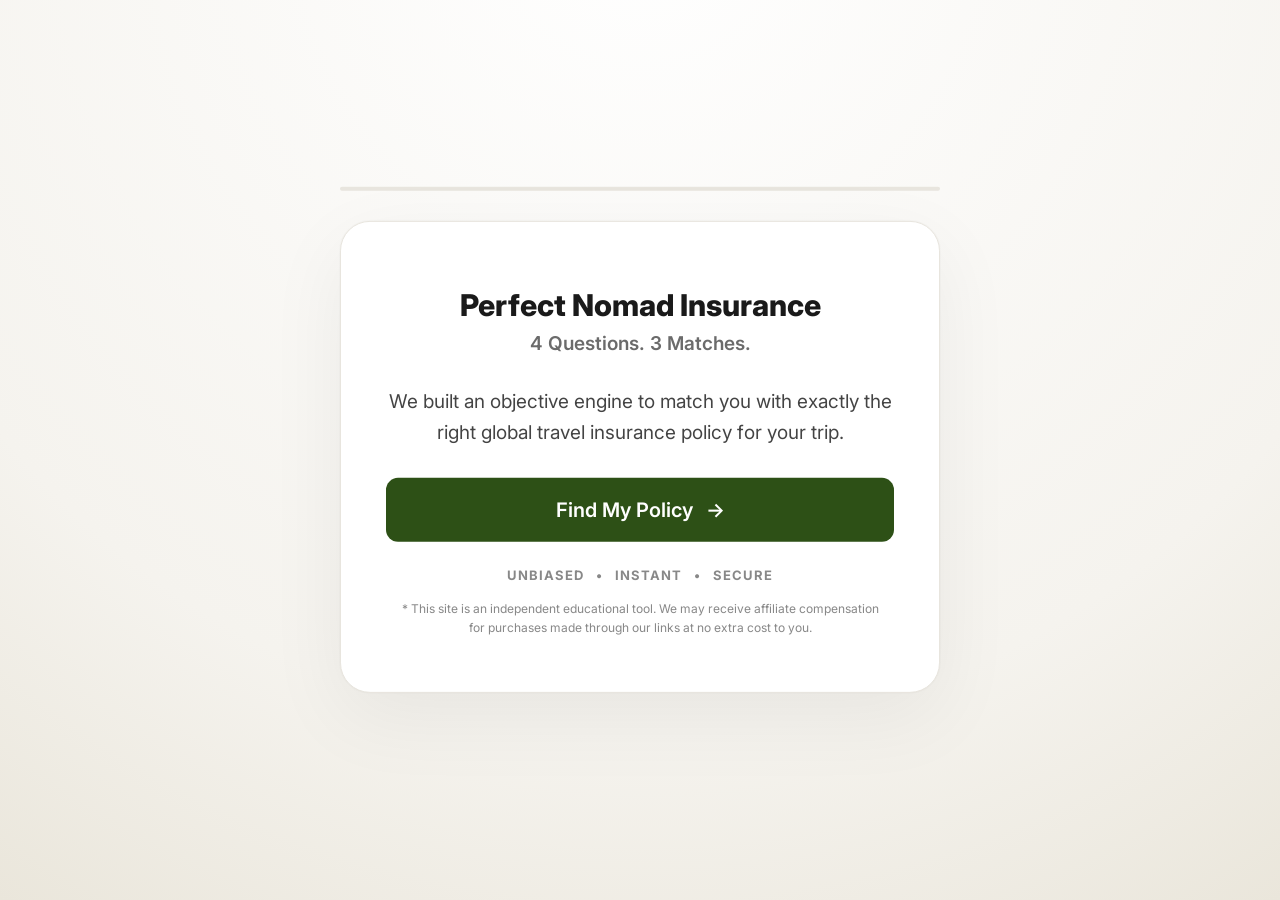
<file: index.html>
<!DOCTYPE html>
<html lang="en" dir="ltr">
<head>
    <meta charset="UTF-8">
    <meta name="viewport" content="width=device-width, initial-scale=1.0, maximum-scale=1">
    <title>Digital Nomad Insurance - Smart Match</title>
    <!-- Premium Global Font: Inter -->
    <link rel="preconnect" href="https://fonts.googleapis.com">
    <link rel="preconnect" href="https://fonts.gstatic.com" crossorigin>
    <link href="https://fonts.googleapis.com/css2?family=Inter:wght@400;500;600;700;800&display=swap" rel="stylesheet">
    <link rel="stylesheet" href="styles.css">
</head>
<body>
    <div class="app-container">
        <!-- Progress Bar -->
        <div class="progress-bar-container">
            <div class="progress-bar" id="progressBar" style="width: 0%;"></div>
        </div>

        <!-- Main Card Container -->
        <div class="card">
            
            <!-- GLOBAL HEADER -->
            <div class="card-header">
                <h1 id="mainH1">Perfect Nomad Insurance</h1>
                <p class="subtitle" id="subtitle">4 Questions. 3 Matches.</p>
            </div>

            <!-- 1. Welcome Screen -->
            <div id="welcomeScreen" class="screen active">
            <div class="welcome-text">
                <p style="font-size: 19px; line-height: 1.6; color: #444; margin: 30px 0;">We built an objective engine to match you with exactly the right global travel insurance policy for your trip.</p>
            </div>
            <button class="primary-btn main-action" id="startBtn">Find My Policy <span class="arrow" style="margin-left:8px;">&rarr;</span></button>
            <div class="trust-badges" style="margin-top: 25px; text-transform: uppercase; font-size: 13px; font-weight: 700; color: #888; letter-spacing: 1px;">
                <span>UNBIASED</span>  &nbsp;&nbsp;&bull;&nbsp;&nbsp;  <span>INSTANT</span>  &nbsp;&nbsp;&bull;&nbsp;&nbsp;  <span>SECURE</span>
            </div>
        </div>

        <!-- 2. Chat Interface -->
        <div id="chatContainer" class="screen">
            <div class="chat-header">
                <div class="chat-header-title">
                    <div>
                        <h2>NomadBot</h2>
                        <span class="status">Online</span>
                    </div>
                </div>
                <!-- Back Button -->
                <button id="goBackBtn" class="back-btn" aria-label="Go Back" style="display: none;">
                    &larr; Back
                </button>
            </div>
            
            <div class="chat-wrapper" id="chatbox">
                <!-- Messages will appear here -->
            </div>

            <!-- Options Container (Dynamic) -->
            <div class="options-container" id="optionsContainer">
                <!-- Buttons injected by JS -->
            </div>
        </div>

        <!-- 3. Loading Screen -->
        <div id="loadingScreen" class="screen">
            <div class="loader-content">
                <div class="spinner"></div>
                <h2>Analyzing Providers...</h2>
                <p>Matching your profile with global insurance policies</p>
            </div>
        </div>

        <!-- 4. Results Screen -->
        <div id="resultScreen" class="screen">
            <div id="recommendation-list" class="reco-list">
                <!-- Results injected by JS -->
            </div>
            <button class="secondary-btn" id="restartBtn" style="margin-top: 25px;">Start Over</button>
        </div>
        
        <div class="disclaimer-text">
            * This site is an independent educational tool. We may receive affiliate compensation for purchases made through our links at no extra cost to you.
        </div>
        </div>

    <!-- Bridge Page Modal -->
    <div id="leadModal" class="modal-overlay hidden">
        <div class="modal" style="padding: 50px 30px;">
            <div class="spinner" id="transferSpinner" style="margin-bottom: 25px; border-top-color: var(--primary);"></div>
            <h2 style="font-size: 22px; color: var(--text-main); margin-bottom: 10px;">Transferring you securely to...</h2>
            <div id="modalCompanyHeader" class="modal-header" style="margin-bottom: 20px;">
                <!-- Header injected by JS -->
            </div>
            
            <p style="font-size: 15px; color: var(--text-muted); line-height: 1.5;">
                Applying your custom match variables.<br>Please wait a moment.
            </p>
            
            <p class="terms-text" style="font-size: 12px; color:#aaa; margin-top:25px;">You are being securely redirected to the provider's official website.</p>
        </div>
    </div>

    <!-- Main Logic -->
    <script src="app.js"></script>
</body>
</html>
</file>
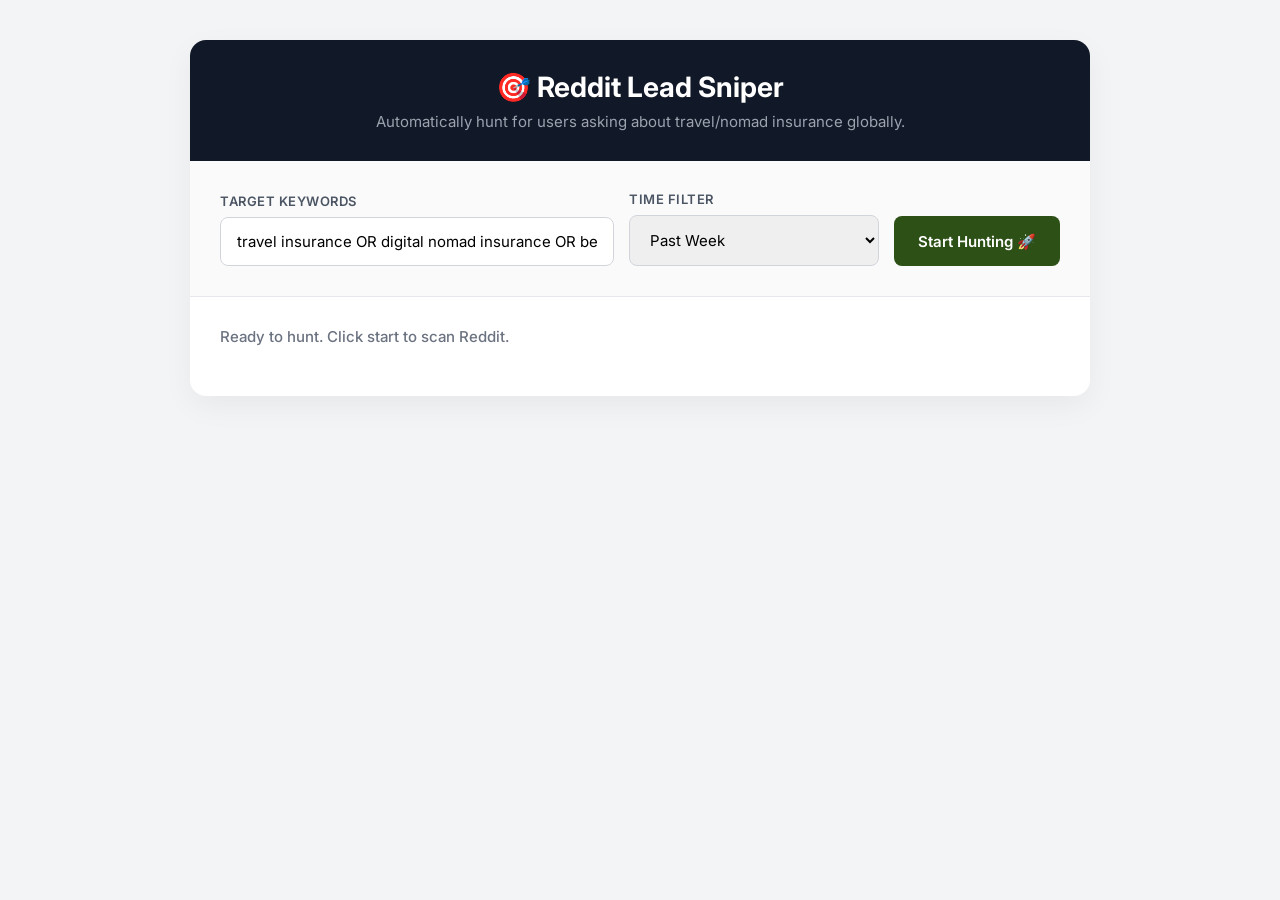
<file: lead_finder.html>
<!DOCTYPE html>
<html lang="en">
<head>
    <meta charset="UTF-8">
    <meta name="viewport" content="width=device-width, initial-scale=1.0">
    <title>AI Lead Finder - Nomad Insurance</title>
    <link href="https://fonts.googleapis.com/css2?family=Inter:wght@400;500;600;700&display=swap" rel="stylesheet">
    <style>
        * { box-sizing: border-box; font-family: 'Inter', sans-serif; margin: 0; padding: 0; }
        body { background: #f3f4f6; color: #111827; padding: 40px 20px; }
        .dashboard { max-width: 900px; margin: 0 auto; background: white; border-radius: 16px; box-shadow: 0 10px 30px rgba(0,0,0,0.05); overflow: hidden; }
        .header { background: #111827; color: white; padding: 30px; text-align: center; }
        .header h1 { font-size: 28px; margin-bottom: 8px; }
        .header p { color: #9ca3af; font-size: 15px; }
        .controls { padding: 30px; background: #fafafa; border-bottom: 1px solid #e5e7eb; display: flex; gap: 15px; align-items: flex-end; flex-wrap: wrap; }
        .input-group { flex: 1; min-width: 250px; display: flex; flex-direction: column; gap: 8px; }
        .input-group label { font-size: 13px; font-weight: 600; color: #4b5563; text-transform: uppercase; letter-spacing: 0.5px; }
        input, select { padding: 14px 16px; border: 1px solid #d1d5db; border-radius: 8px; font-size: 15px; outline: none; }
        input:focus, select:focus { border-color: #2D5016; box-shadow: 0 0 0 3px rgba(45, 80, 22, 0.1); }
        .primary-btn { background: #2D5016; color: white; border: none; padding: 14px 24px; border-radius: 8px; font-weight: 600; font-size: 15px; cursor: pointer; transition: all 0.2s; height: 50px; }
        .primary-btn:hover { background: #1f3710; }
        .primary-btn:disabled { background: #9ca3af; cursor: not-allowed; }
        .results-area { padding: 30px; }
        .status-text { margin-bottom: 20px; font-weight: 500; color: #6b7280; font-size: 15px; }
        
        .lead-card { border: 1px solid #e5e7eb; border-radius: 12px; padding: 20px; margin-bottom: 15px; display: flex; justify-content: space-between; align-items: center; transition: all 0.2s; background: white; }
        .lead-card:hover { border-color: #d1d5db; box-shadow: 0 4px 12px rgba(0,0,0,0.03); transform: translateY(-2px); }
        .lead-info { flex: 1; padding-right: 20px; }
        .lead-title { font-size: 17px; font-weight: 600; color: #111827; margin-bottom: 8px; line-height: 1.4; }
        .lead-meta { display: flex; gap: 15px; font-size: 13px; color: #6b7280; }
        .meta-badge { background: #f3f4f6; padding: 4px 10px; border-radius: 20px; font-weight: 500; }
        .subreddit-badge { background: #fee2e2; color: #991b1b; }
        .cta-btn { background: #eff6ff; color: #1d4ed8; text-decoration: none; padding: 10px 18px; border-radius: 8px; font-weight: 600; font-size: 14px; transition: all 0.2s; white-space: nowrap; }
        .cta-btn:hover { background: #dceafe; color: #1e3a8a; }
        
        .spinner { display: inline-block; width: 20px; height: 20px; border: 3px solid rgba(255,255,255,0.3); border-radius: 50%; border-top-color: white; animation: spin 1s ease-in-out infinite; margin-right: 8px; vertical-align: middle; }
        @keyframes spin { to { transform: rotate(360deg); } }
    </style>
</head>
<body>

    <div class="dashboard">
        <div class="header">
            <h1>🎯 Reddit Lead Sniper</h1>
            <p>Automatically hunt for users asking about travel/nomad insurance globally.</p>
        </div>
        
        <div class="controls">
            <div class="input-group">
                <label>Target Keywords</label>
                <input type="text" id="queryInput" value="travel insurance OR digital nomad insurance OR best insurance lapop" placeholder="e.g. travel insurance">
            </div>
            <div class="input-group" style="flex: 0.5;">
                <label>Time Filter</label>
                <select id="timeFilter">
                    <option value="day">Past 24 Hours</option>
                    <option value="week" selected>Past Week</option>
                    <option value="month">Past Month</option>
                </select>
            </div>
            <button class="primary-btn" id="searchBtn">Start Hunting 🚀</button>
        </div>

        <div class="results-area">
            <div class="status-text" id="statusText">Ready to hunt. Click start to scan Reddit.</div>
            <div id="resultsList">
                <!-- Data will populate here -->
            </div>
        </div>
    </div>

    <script>
        const searchBtn = document.getElementById('searchBtn');
        const statusText = document.getElementById('statusText');
        const resultsList = document.getElementById('resultsList');

        searchBtn.addEventListener('click', async () => {
            const query = document.getElementById('queryInput').value.trim();
            const timeFilter = document.getElementById('timeFilter').value;
            
            if (!query) return;

            // UI Loading state
            searchBtn.disabled = true;
            searchBtn.innerHTML = '<div class="spinner"></div> Hunting...';
            statusText.innerText = `Scraping Reddit global databases for "${query}"...`;
            resultsList.innerHTML = '';

            try {
                // Public Reddit API endpoint (No Auth Required)
                const url = `https://www.reddit.com/search.json?q=${encodeURIComponent(query)}&t=${timeFilter}&sort=new&limit=25`;
                const response = await fetch(url);
                const data = await response.json();

                const posts = data.data.children;

                if (posts.length === 0) {
                    statusText.innerText = 'No fresh leads found. Try a different keyword or expand the timeframe.';
                } else {
                    statusText.innerText = `🔥 Found ${posts.length} warm leads! Drop your funnel link in these conversations:`;
                    
                    posts.forEach(child => {
                        const p = child.data;
                        const date = new Date(p.created_utc * 1000).toLocaleDateString() + ' ' + new Date(p.created_utc * 1000).toLocaleTimeString([], {hour: '2-digit', minute:'2-digit'});
                        
                        const card = document.createElement('div');
                        card.className = 'lead-card';
                        card.innerHTML = `
                            <div class="lead-info">
                                <h3 class="lead-title">${p.title}</h3>
                                <div class="lead-meta">
                                    <span class="meta-badge subreddit-badge">r/${p.subreddit}</span>
                                    <span class="meta-badge">🗓️ ${date}</span>
                                    <span class="meta-badge">💬 ${p.num_comments} replies</span>
                                </div>
                            </div>
                            <a href="https://www.reddit.com${p.permalink}" class="cta-btn" target="_blank" rel="noopener">Jump to Conversation &rarr;</a>
                        `;
                        resultsList.appendChild(card);
                    });
                }
            } catch (err) {
                console.error(err);
                statusText.innerText = '🚨 Error fetching data from Reddit. Try again in a few minutes.';
            } finally {
                searchBtn.disabled = false;
                searchBtn.innerHTML = 'Start Hunting 🚀';
            }
        });
    </script>
</body>
</html>
</file>
<file: styles.css>
:root {
    --primary: #2D5016;       /* Dark Green */
    --background: #F5F3EE;    /* Warm Beige */
    --card-bg: #FFFFFF;       /* Clean White */
    --text-main: #1a1a1a;     /* Almost Black */
    --text-muted: #6b6b6b;    /* Warm Gray */
    --border: #E8E5DE;        /* Thin Beige Border */
    --btn-secondary: #F0EDE8; /* Darker Beige Button */
    --shadow: 0 8px 30px rgba(0,0,0,0.03);
}

* {
    box-sizing: border-box;
    margin: 0;
    padding: 0;
    font-family: 'Inter', -apple-system, blinkmacsystemfont, sans-serif;
}

body {
    background: radial-gradient(circle at 50% -10%, #FFFFFF 0%, var(--background) 70%, #EAE6DB 100%);
    background-attachment: fixed;
    color: var(--text-main);
    display: flex;
    justify-content: center;
    align-items: center;
    min-height: 100vh;
    padding: 20px;
}

.app-container {
    width: 100%;
    max-width: 480px;
    position: relative;
}

.progress-bar-container {
    height: 4px;
    background: var(--border);
    margin-bottom: 30px;
    border-radius: 4px;
    overflow: hidden;
}

.progress-bar {
    height: 100%;
    background: var(--primary);
    transition: width 0.5s cubic-bezier(0.1, 0.7, 0.1, 1);
}

.card {
    background: var(--card-bg);
    border-radius: 20px;
    padding: 40px 30px;
    box-shadow: var(--shadow);
    text-align: center;
    transition: all 0.3s ease;
    border: 1px solid var(--border);
}

.card-header {
    position: relative;
    padding-top: 10px;
}

.card-header h1 {
    font-size: 26px;
    font-weight: 800;
    margin-bottom: 5px;
    color: var(--text-main);
}

.subtitle {
    margin-bottom: 25px;
    line-height: 1.4;
    color: var(--text-muted);
    font-size: 18px;
    font-weight: 600;
}

.warm-intro-box {
    background: var(--card-bg);
    border-radius: 12px;
    padding: 24px;
    margin-bottom: 25px;
    border: 1px solid var(--border);
}

.welcome-text {
    font-size: 17px;
    color: var(--text-main);
    margin: 28px 0;
    line-height: 1.5;
}

.friendly-question {
    font-size: 22px;
    font-weight: 700;
    color: var(--text-main);
    margin-bottom: 20px;
}

.screen {
    display: none;
    animation: fadeIn 0.4s ease;
}

.screen.active { display: block; }

#chatContainer.screen.active {
    display: flex;
    flex-direction: column;
}

.primary-btn {
    background: var(--primary);
    color: white;
    border: none;
    border-radius: 12px;
    padding: 16px 24px;
    font-size: 18px;
    font-weight: 600;
    cursor: pointer;
    transition: all 0.2s ease;
    width: 100%;
}

.primary-btn:hover { 
    background: #1f3710; 
    transform: translateY(-2px); 
    box-shadow: 0 6px 15px rgba(45, 80, 22, 0.15);
}

.primary-btn:active { transform: scale(0.98); }

.secondary-btn {
    background: var(--btn-secondary);
    color: var(--text-main);
    border: none;
    font-size: 15px;
    margin-top: 20px;
    padding: 12px 20px;
    border-radius: 10px;
    cursor: pointer;
    font-weight: 600;
    width: 100%;
    transition: all 0.2s;
}
.secondary-btn:hover { background: #e6e2db; }

.trust-badge {
    color: var(--text-muted);
    font-size: 13.5px;
    margin-top: 20px;
    font-weight: 500;
    text-align: center;
}

/* Chat styles */
.chat-wrapper {
    min-height: 150px;
    max-height: 400px;
    position: relative;
    text-align: left;
    margin-bottom: 25px;
}

.chat-history {
    display: flex;
    flex-direction: column;
    gap: 12px;
    flex: 1;
    overflow-y: auto;
    padding-bottom: 15px;
    margin-bottom: 10px;
    padding-right: 5px;
    padding-left: 5px;
}
.chat-history::-webkit-scrollbar { width: 4px; }
.chat-history::-webkit-scrollbar-track { background: transparent; }
.chat-history::-webkit-scrollbar-thumb { background-color: var(--border); border-radius: 10px; }

.chat-bubble {
    max-width: 85%;
    padding: 14px 18px;
    border-radius: 14px;
    font-size: 15px;
    line-height: 1.4;
    position: relative;
    animation: fadeIn 0.3s ease;
    font-weight: 500;
}

.chat-bubble.bot {
    background: #F8FAF6;
    color: var(--text-main);
    border: 1px solid #E2EADF;
    align-self: flex-start;
    border-bottom-left-radius: 4px; 
}

.chat-bubble.user {
    background: var(--primary);
    color: white;
    align-self: flex-end;
    border-bottom-right-radius: 4px; 
}

.typing-indicator {
    padding: 12px 16px;
    background: var(--card-bg);
    border: 1px solid var(--border);
    border-radius: 16px;
    align-self: flex-start;
    display: flex;
    gap: 4px;
    width: fit-content;
    margin-bottom: 12px;
    border-bottom-left-radius: 4px; 
}
.typing-indicator.hidden { display: none; }
.typing-indicator span {
    width: 6px;
    height: 6px;
    background: var(--text-muted);
    border-radius: 50%;
    animation: typing 1.4s infinite ease-in-out both;
}
.typing-indicator span:nth-child(1) { animation-delay: -0.32s; }
.typing-indicator span:nth-child(2) { animation-delay: -0.16s; }

.chat-options-grid {
    display: flex;
    flex-direction: column;
    gap: 10px;
}

/* Secondary Button / Chat Options */
.option-btn {
    background: var(--card-bg);
    border: 2px solid var(--border);
    border-radius: 14px;
    padding: 16px;
    font-size: 16px;
    font-weight: 700;
    color: var(--primary);
    cursor: pointer;
    transition: all 0.2s ease;
    text-align: center;
    box-shadow: 0 4px 10px rgba(0,0,0,0.02);
}

.option-btn:hover {
    border-color: var(--primary);
    background: #F8FAF6;
    transform: translateY(-2px);
    box-shadow: 0 6px 15px rgba(45, 80, 22, 0.08);
}

.chat-input-wrapper {
    display: flex;
    gap: 10px;
    align-items: center;
    width: 100%;
}
.chat-text-input {
    flex: 1;
    padding: 16px 20px;
    border-radius: 12px;
    border: 1px solid var(--border);
    font-size: 15px;
    outline: none;
    transition: border-color 0.2s;
    background: var(--card-bg);
    color: var(--text-main);
}
.chat-text-input:focus {
    border-color: var(--primary);
}
.chat-send-btn {
    background: var(--primary);
    color: white;
    border: none;
    border-radius: 12px;
    width: 52px;
    height: 52px;
    font-size: 16px;
    font-weight: 600;
    cursor: pointer;
    display: flex;
    align-items: center;
    justify-content: center;
    transition: background 0.2s;
}
.chat-send-btn:hover {
    background: #1f3710;
}

.spinner {
    width: 40px;
    height: 40px;
    border: 3px solid var(--border);
    border-top: 3px solid var(--primary);
    border-radius: 50%;
    animation: spin 1s linear infinite;
    margin: 15px auto 30px auto;
}

.loading-sub { color: var(--text-muted); font-size: 15px; margin-top: 10px;}
.result-desc { color: var(--text-muted); font-size: 15px; margin-bottom: 30px; line-height: 1.5;}

.plans-grid {
    display: flex;
    flex-direction: column;
    gap: 15px;
    margin: 20px 0;
    text-align: left;
}

.plan-card {
    border: 1px solid var(--border);
    border-radius: 12px;
    padding: 20px;
    position: relative;
    background: var(--card-bg);
    text-align: left;
    cursor: pointer;
    transition: all 0.2s ease;
}

.plan-card:hover {
    border-color: var(--text-muted);
}

.plan-card.featured {
    border: 2px solid var(--primary);
}

.plan-ribbon {
    position: absolute;
    top: -12px;
    left: 15px;
    font-size: 12px;
    font-weight: 600;
    padding: 4px 12px;
    border-radius: 6px;
    color: white;
}
.plan-ribbon.cheap        { background: #505050; }
.plan-ribbon.popular      { background: var(--primary); }
.plan-ribbon.comprehensive{ background: var(--primary); }
.plan-ribbon.extreme-sport{ background: #E87722; }
.plan-ribbon.value        { background: #003d7a; }
.plan-ribbon.local        { background: #6b4f3a; }

.plan-card p { font-size: 14px; color: var(--text-muted); line-height: 1.4; margin-top: 5px; margin-bottom: 2px;}

/* Specific Company Typography Customizations */
.company-title-passport {
    color: #cc0000;
    font-family: 'Assistant', sans-serif;
    font-weight: 800;
    font-size: 20px;
    letter-spacing: -0.3px;
    margin-bottom: 4px;
}

.company-title-safetywing {
    color: #10B981;
    font-family: 'Poppins', sans-serif;
    font-weight: 700;
    font-size: 19px;
    letter-spacing: 0px;
    margin-bottom: 4px;
}

.company-title-phoenix {
    color: #1a428a;
    font-family: 'Assistant', sans-serif;
    font-weight: 800;
    font-size: 20px;
    letter-spacing: -0.4px;
    margin-bottom: 4px;
}

.company-title-worldnomads {
    color: #E87722;
    font-family: 'Poppins', sans-serif;
    font-weight: 700;
    font-size: 19px;
    letter-spacing: -0.2px;
    margin-bottom: 4px;
}

.company-title-clal {
    color: #003d7a;
    font-family: 'Assistant', sans-serif;
    font-weight: 800;
    font-size: 20px;
    letter-spacing: -0.3px;
    margin-bottom: 4px;
}

.company-title-harel {
    color: #7a1a1a;
    font-family: 'Assistant', sans-serif;
    font-weight: 800;
    font-size: 20px;
    letter-spacing: -0.3px;
    margin-bottom: 4px;
}

.wa-btn {
    background: var(--btn-secondary);
    color: var(--text-main);
    border: 1px solid var(--border);
    border-radius: 8px;
    padding: 12px 15px;
    font-size: 14px;
    font-weight: 600;
    cursor: pointer;
    width: 100%;
    margin-top: 15px;
    transition: background 0.2s;
}

.wa-btn:hover {
    background: #e6e2db;
}

.modal-overlay {
    position: fixed;
    top: 0; left: 0; right: 0; bottom: 0;
    background: rgba(0, 0, 0, 0.4);
    backdrop-filter: blur(3px);
    display: flex;
    justify-content: center;
    align-items: center;
    z-index: 1000;
    padding: 20px;
    animation: fadeIn 0.3s ease;
}

.modal-overlay.hidden { display: none; }

.modal {
    background: var(--card-bg);
    width: 100%;
    max-width: 400px;
    border-radius: 20px;
    padding: 35px 30px;
    box-shadow: 0 10px 40px rgba(0,0,0,0.1);
    position: relative;
    text-align: center;
}

.close-btn {
    position: absolute;
    top: 15px;
    right: 20px;
    background: none;
    border: none;
    font-size: 28px;
    color: var(--text-muted);
    cursor: pointer;
}
.close-btn:hover { color: var(--text-main); }

.modal-header h3 {
    font-size: 20px;
    margin-bottom: 10px;
    color: var(--text-main);
}
.highlight-company {
    color: var(--primary);
    font-weight: 800;
    font-size: 24px;
    display: inline-block;
    margin-top: 5px;
}
.modal-header p {
    font-size: 15px;
    color: var(--text-muted);
    margin-bottom: 25px;
    line-height: 1.5;
}

.affiliate-cta-box {
    margin-top: 15px;
    margin-bottom: 20px;
    text-align: center;
}

.pricing-hint {
    font-size: 14px;
    color: var(--text-muted);
    margin-bottom: 14px;
}

.block-btn {
    display: block;
    text-decoration: none;
    text-align: center;
    width: 100%;
}

@keyframes fadeIn {
    from { opacity: 0; }
    to { opacity: 1; }
}

@keyframes spin { 0% { transform: rotate(0deg); } 100% { transform: rotate(360deg); } }
@keyframes typing {
    0%, 80%, 100% { transform: scale(0); opacity: 0.5;}
    40% { transform: scale(1); opacity: 1;}
}

.disclaimer-text {
    font-size: 12px;
    color: var(--text-muted);
    text-align: center;
    margin-top: 16px;
    line-height: 1.6;
    padding: 0 10px;
    opacity: 0.8;
}

/* =========================================
   NEW UI ELEMENTS (Errors & Back Button)
   ========================================= */
.error-text {
    color: #e53e3e;
    font-size: 13.5px;
    margin-top: -10px;
    margin-bottom: 15px;
    text-align: left;
    font-weight: 500;
}
.error-text.hidden {
    display: none;
}
.back-btn {
    position: absolute;
    top: 0px;
    left: 0px;
    background: transparent;
    border: none;
    color: var(--text-muted);
    font-size: 15px;
    font-weight: 600;
    cursor: pointer;
    transition: color 0.2s;
    display: flex;
    align-items: center;
    gap: 4px;
}
.back-btn:hover {
    color: var(--text-main);
}
.back-btn.hidden {
    display: none;
}

/* =========================================
   DESKTOP LAYOUT (Typeform Style)
   ========================================= */
@media (min-width: 800px) {
    .app-container {
        max-width: 600px;
        transform: translateY(-2%);
    }
    .card {
        padding: 55px 45px;
        box-shadow: 0 25px 80px rgba(0,0,0,0.06), 0 0 0 1px rgba(0,0,0,0.015);
        border-radius: 30px;
    }
    .card-header h1 {
        font-size: 30px;
        margin-bottom: 8px;
    }
    .subtitle {
        font-size: 19px;
    }
    .friendly-question {
        font-size: 26px;
    }
    .option-btn {
        padding: 18px;
        font-size: 17px;
    }
    .chat-bubble {
        font-size: 16.5px;
        padding: 16px 20px;
    }
    .chat-wrapper {
        min-height: 200px;
    }
    .primary-btn {
        padding: 20px 28px;
        font-size: 20px;
    }
}
</file>
